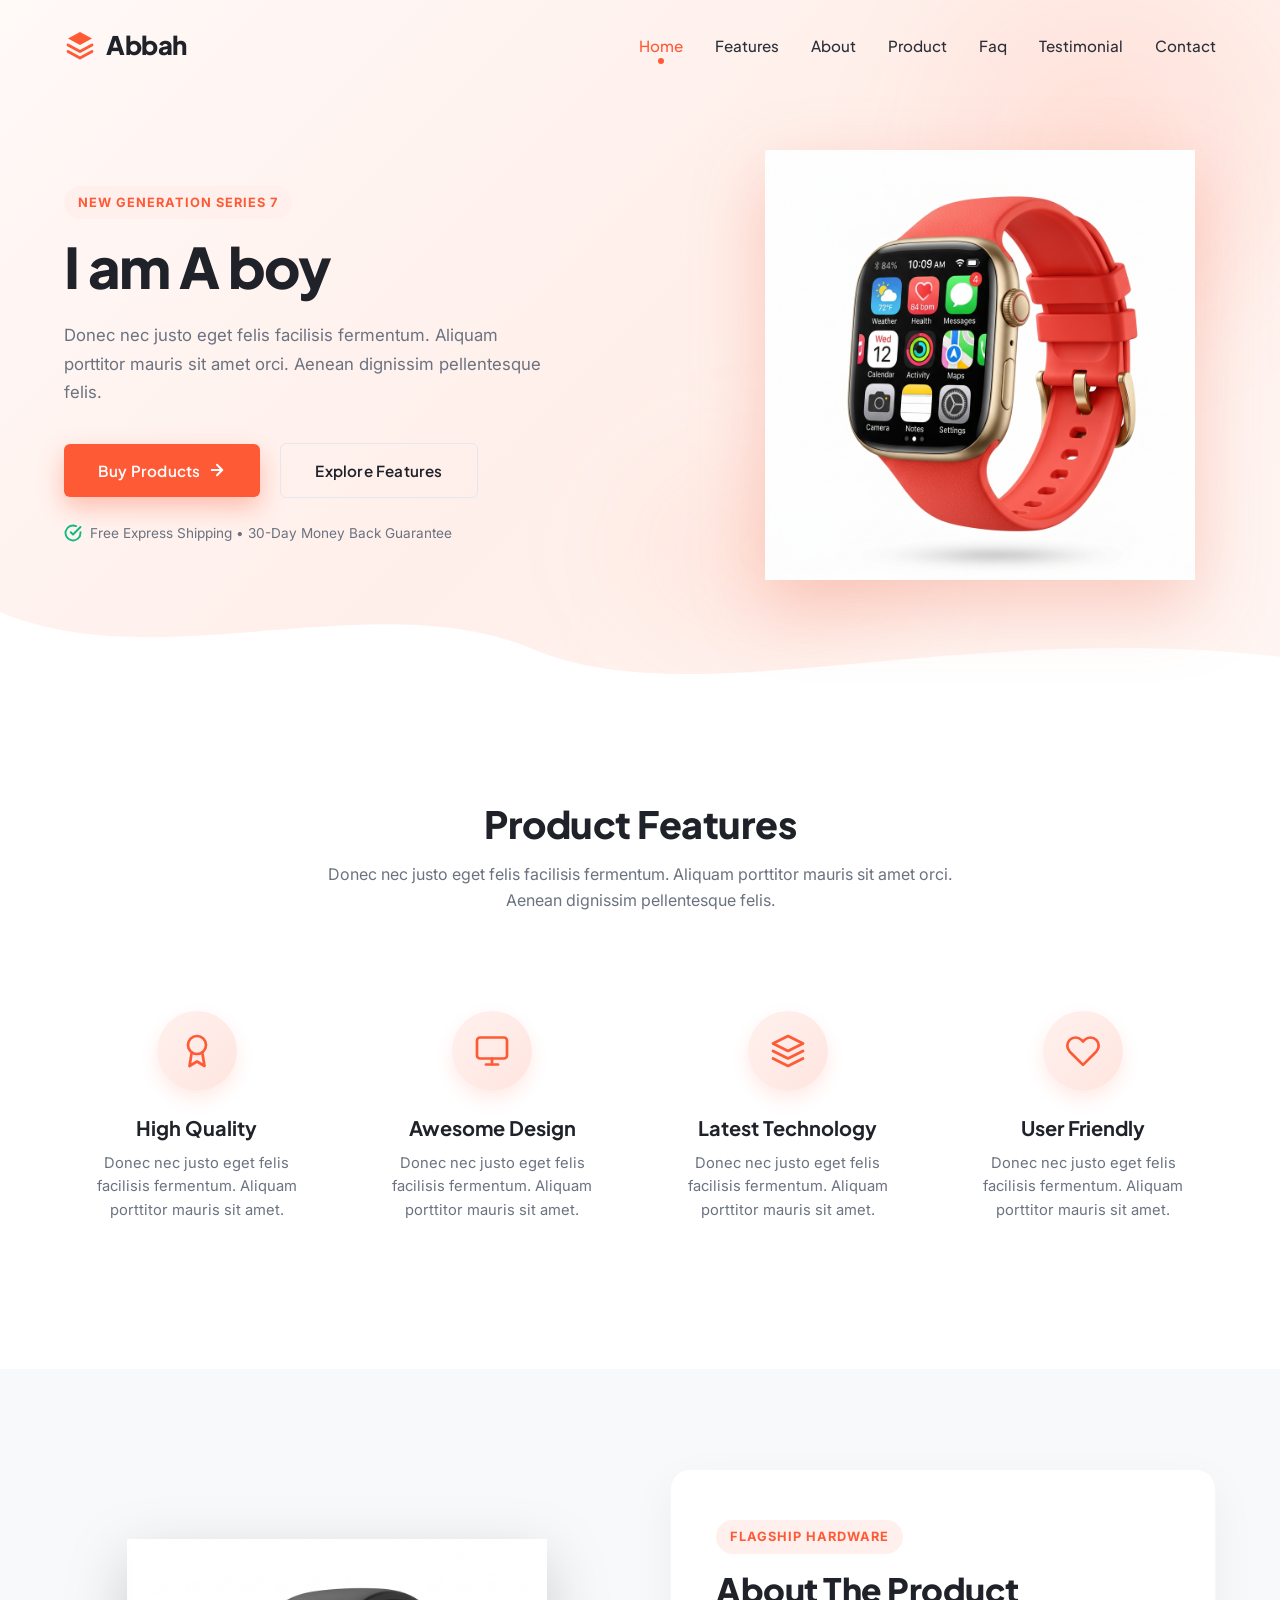
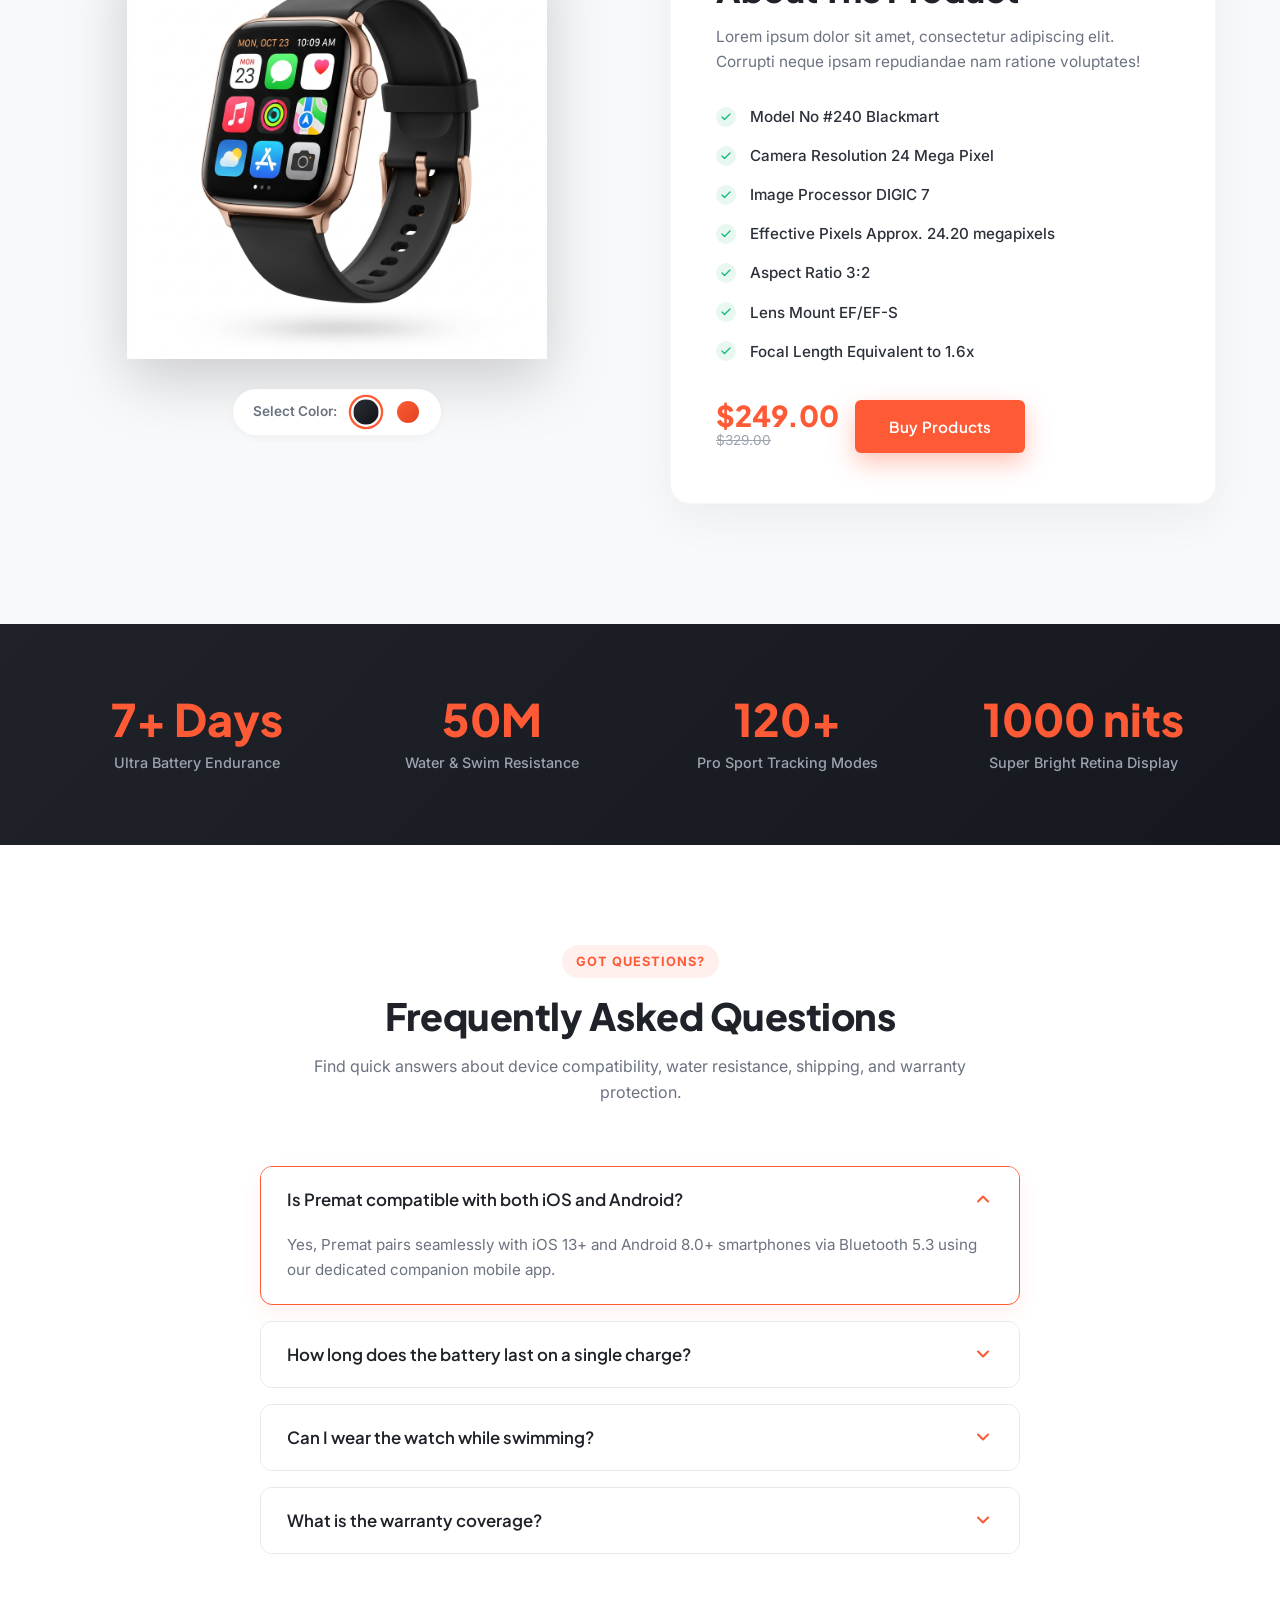
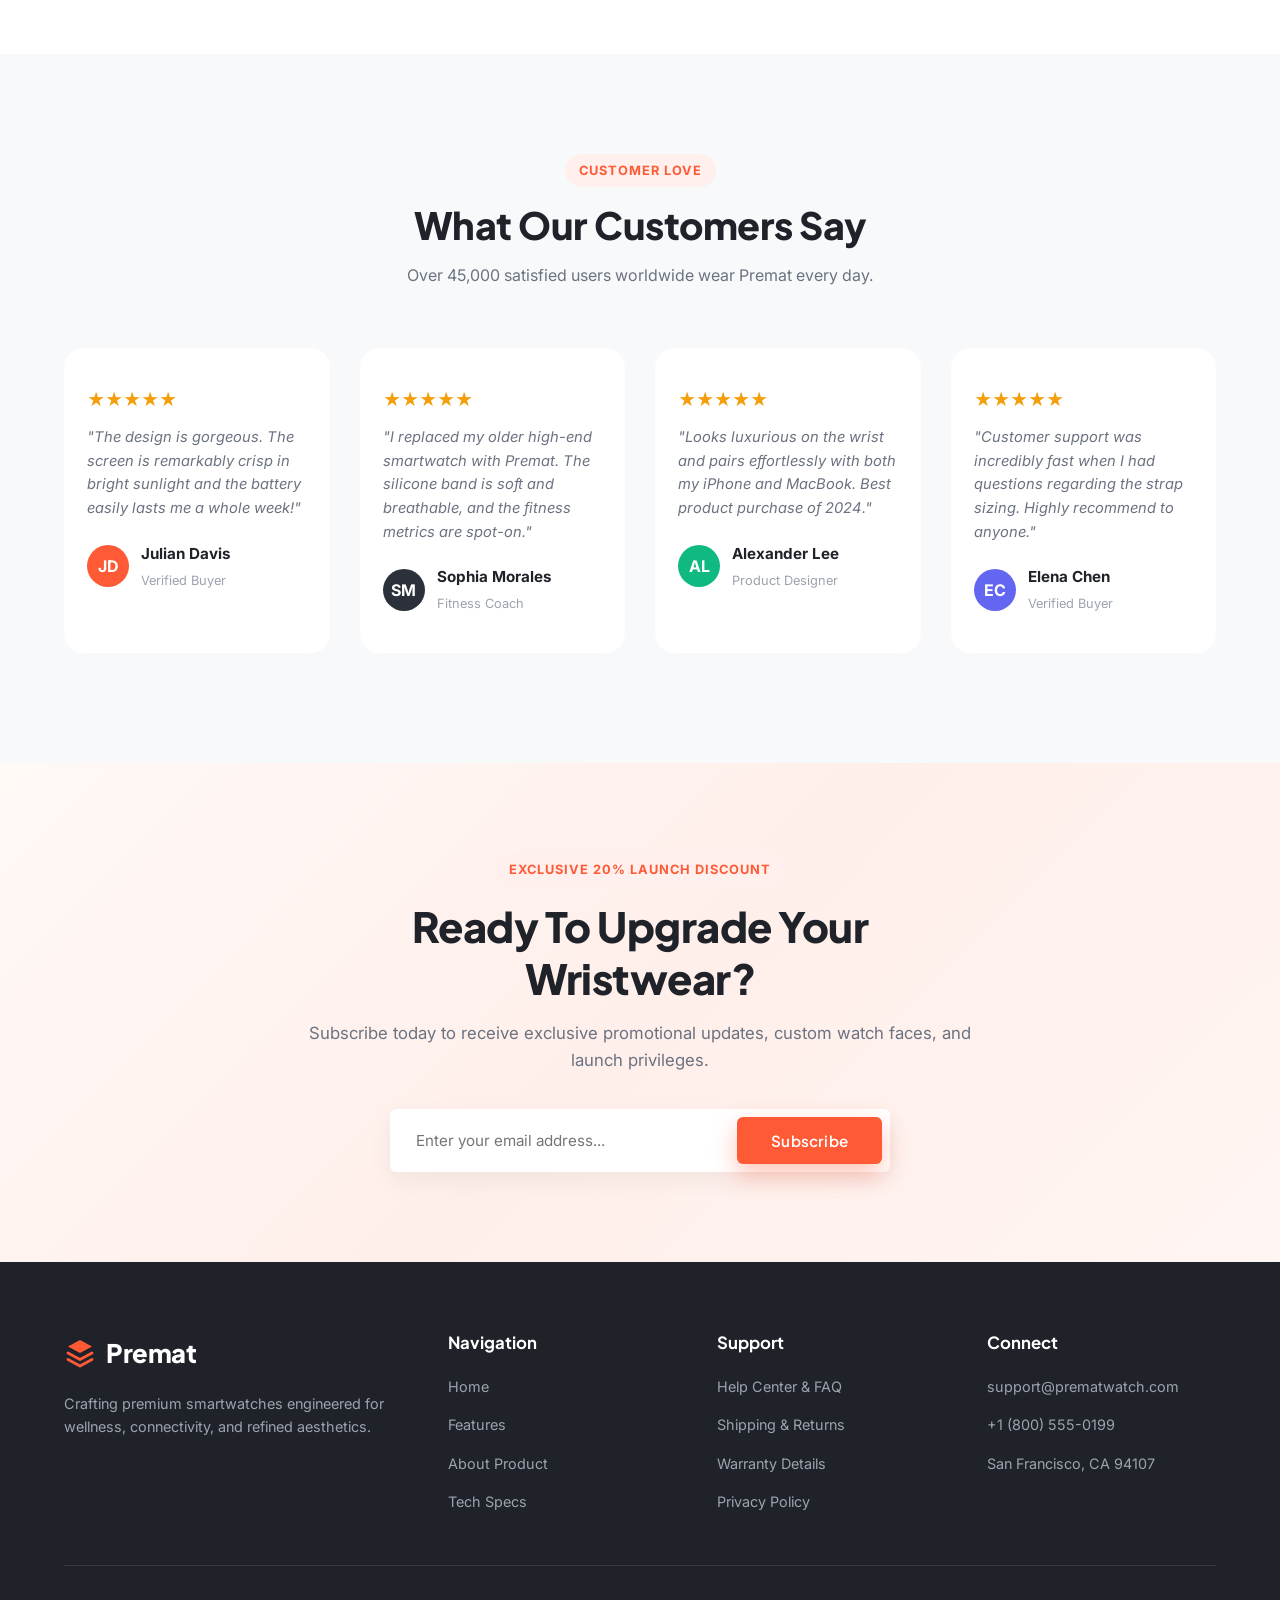
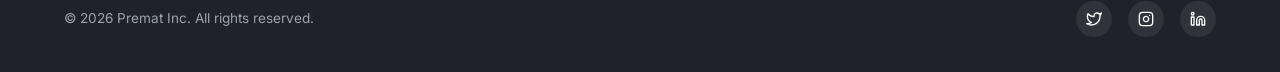
<file: index.html>
<!DOCTYPE html>
<html lang="en">

<head>
  <meta charset="UTF-8">
  <meta name="viewport" content="width=device-width, initial-scale=1.0">
  <meta name="description"
    content="Premat - Smart Digital Watch For Luxurious Life. High quality modern smartwatch with cutting-edge sensors, stunning design, and extended battery life.">
  <meta name="keywords" content="smartwatch, digital watch, luxury watch, wearable tech, Premat, fitness tracker">
  <meta name="theme-color" content="#FF5A36">
  <title>Premat — Smart Digital Watch For Luxurious Life</title>

  <!-- External Stylesheets -->
  <link rel="stylesheet" href="./css/style.css">
  <link rel="icon" type="image/svg+xml"
    href="data:image/svg+xml,<svg xmlns='http://www.w3.org/2000/svg' viewBox='0 0 24 24' fill='%23FF5A36'><path d='M12 2L2 7l10 5 10-5-10-5zM2 17l10 5 10-5M2 12l10 5 10-5'/></svg>">
</head>

<body>

  <!-- ========================================================================
       Site Header / Navigation
       ======================================================================== -->
  <header class="site-header" id="siteHeader">
    <div class="container header-container">
      <!-- Brand Logo -->
      <a href="#home" class="logo" id="brandLogo" aria-label="Premat Homepage">
        <svg class="logo-icon" viewBox="0 0 32 32" fill="none" xmlns="http://www.w3.org/2000/svg">
          <path d="M16 3L4 9.5L16 16L28 9.5L16 3Z" fill="currentColor" />
          <path d="M4 16L16 22.5L28 16" stroke="currentColor" stroke-width="2.8" stroke-linecap="round"
            stroke-linejoin="round" />
          <path d="M4 22.5L16 29L28 22.5" stroke="currentColor" stroke-width="2.8" stroke-linecap="round"
            stroke-linejoin="round" />
        </svg>
        <span>Abbah</span>
      </a>

      <!-- Desktop & Mobile Navigation Links -->
      <nav class="nav-links" id="navLinks" aria-label="Main Navigation">
        <a href="#home" class="nav-link active" id="navHome">Home</a>
        <a href="#features" class="nav-link" id="navFeatures">Features</a>
        <a href="#about" class="nav-link" id="navAbout">About</a>
        <a href="#product" class="nav-link" id="navProduct">Product</a>
        <a href="#faq" class="nav-link" id="navFaq">Faq</a>
        <a href="#testimonial" class="nav-link" id="navTestimonial">Testimonial</a>
        <a href="#contact" class="nav-link" id="navContact">Contact</a>
      </nav>

      <!-- Mobile Hamburger Toggle -->
      <button class="nav-toggle" id="navToggle" aria-label="Toggle mobile menu" aria-expanded="false">
        <span></span>
        <span></span>
        <span></span>
      </button>
    </div>
  </header>

  <main>
    <!-- ========================================================================
         Hero Section
         ======================================================================== -->
    <section class="hero-section" id="home">
      <!-- Ambient background visual glows -->
      <div class="hero-ambient-shape-1" aria-hidden="true"></div>
      <div class="hero-ambient-shape-2" aria-hidden="true"></div>

      <div class="container hero-grid">
        <!-- Hero Text & CTA Content -->
        <div class="hero-content">
          <span class="badge-tag">New Generation Series 7</span>
          <h1 class="hero-title">I am A boy</h1>
          <p class="hero-description">
            Donec nec justo eget felis facilisis fermentum. Aliquam porttitor mauris sit amet orci. Aenean dignissim
            pellentesque felis.
          </p>
          <div class="hero-actions">
            <a href="#about" class="btn btn-primary action-buy" id="heroBuyBtn">
              <span>Buy Products</span>
              <svg width="18" height="18" viewBox="0 0 24 24" fill="none" stroke="currentColor" stroke-width="2.5"
                stroke-linecap="round" stroke-linejoin="round">
                <line x1="5" y1="12" x2="19" y2="12"></line>
                <polyline points="12 5 19 12 12 19"></polyline>
              </svg>
            </a>
            <a href="#features" class="btn btn-secondary" id="heroLearnMoreBtn">Explore Features</a>
          </div>

          <div class="hero-guarantee">
            <svg viewBox="0 0 24 24" fill="none" stroke="currentColor" stroke-width="2.5" stroke-linecap="round"
              stroke-linejoin="round">
              <path d="M22 11.08V12a10 10 0 1 1-5.93-9.14"></path>
              <polyline points="22 4 12 14.01 9 11.01"></polyline>
            </svg>
            <span>Free Express Shipping • 30-Day Money Back Guarantee</span>
          </div>
        </div>

        <!-- Hero Watch Visual Showcase -->
        <div class="hero-visual">
          <div class="hero-watch-wrapper">
            <div class="hero-watch-glow" aria-hidden="true"></div>
            <img src="./assets/images/hero-watch-coral.jpg" alt="Premat Smart Digital Watch in Sunset Coral Edition"
              class="hero-watch-img" id="heroWatchImg" loading="eager">
          </div>
        </div>
      </div>

      <!-- Organic Wave Divider -->
      <div class="hero-wave-bg" aria-hidden="true">
        <svg viewBox="0 0 1200 120" preserveAspectRatio="none">
          <path d="M0,0 C150,90 350,-40 500,50 C650,140 900,10 1200,60 L1200,120 L0,120 Z"></path>
        </svg>
      </div>
    </section>

    <!-- ========================================================================
         Product Features Section
         ======================================================================== -->
    <section class="features-section" id="features">
      <div class="container">
        <!-- Centered Section Header -->
        <div class="section-header">
          <h2 class="section-title">Product Features</h2>
          <p class="section-subtitle">
            Donec nec justo eget felis facilisis fermentum. Aliquam porttitor mauris sit amet orci. Aenean dignissim
            pellentesque felis.
          </p>
        </div>

        <!-- 4-Column Feature Grid -->
        <div class="features-grid">
          <!-- Feature 1: High Quality -->
          <div class="feature-card" id="featureQuality">
            <div class="feature-icon-wrapper">
              <svg class="feature-icon" viewBox="0 0 24 24" fill="none" stroke="currentColor" stroke-linecap="round"
                stroke-linejoin="round">
                <circle cx="12" cy="8" r="6"></circle>
                <path d="M15.477 12.89 17 22l-5-3-5 3 1.523-9.11"></path>
              </svg>
            </div>
            <h3 class="feature-title">High Quality</h3>
            <p class="feature-desc">
              Donec nec justo eget felis facilisis fermentum. Aliquam porttitor mauris sit amet.
            </p>
          </div>

          <!-- Feature 2: Awesome Design -->
          <div class="feature-card" id="featureDesign">
            <div class="feature-icon-wrapper">
              <svg class="feature-icon" viewBox="0 0 24 24" fill="none" stroke="currentColor" stroke-linecap="round"
                stroke-linejoin="round">
                <rect x="2" y="3" width="20" height="14" rx="2" ry="2"></rect>
                <line x1="8" y1="21" x2="16" y2="21"></line>
                <line x1="12" y1="17" x2="12" y2="21"></line>
              </svg>
            </div>
            <h3 class="feature-title">Awesome Design</h3>
            <p class="feature-desc">
              Donec nec justo eget felis facilisis fermentum. Aliquam porttitor mauris sit amet.
            </p>
          </div>

          <!-- Feature 3: Latest Technology -->
          <div class="feature-card" id="featureTech">
            <div class="feature-icon-wrapper">
              <svg class="feature-icon" viewBox="0 0 24 24" fill="none" stroke="currentColor" stroke-linecap="round"
                stroke-linejoin="round">
                <polygon points="12 2 2 7 12 12 22 7 12 2"></polygon>
                <polyline points="2 17 12 22 22 17"></polyline>
                <polyline points="2 12 12 17 22 12"></polyline>
              </svg>
            </div>
            <h3 class="feature-title">Latest Technology</h3>
            <p class="feature-desc">
              Donec nec justo eget felis facilisis fermentum. Aliquam porttitor mauris sit amet.
            </p>
          </div>

          <!-- Feature 4: User Friendly -->
          <div class="feature-card" id="featureUserFriendly">
            <div class="feature-icon-wrapper">
              <svg class="feature-icon" viewBox="0 0 24 24" fill="none" stroke="currentColor" stroke-linecap="round"
                stroke-linejoin="round">
                <path
                  d="M20.84 4.61a5.5 5.5 0 0 0-7.78 0L12 5.67l-1.06-1.06a5.5 5.5 0 0 0-7.78 7.78l1.06 1.06L12 21.23l7.78-7.78 1.06-1.06a5.5 5.5 0 0 0 0-7.78z">
                </path>
              </svg>
            </div>
            <h3 class="feature-title">User Friendly</h3>
            <p class="feature-desc">
              Donec nec justo eget felis facilisis fermentum. Aliquam porttitor mauris sit amet.
            </p>
          </div>
        </div>
      </div>
    </section>

    <!-- ========================================================================
         About The Product Section (Specs & Detailed View)
         ======================================================================== -->
    <section class="about-section" id="about">
      <div class="container about-grid">
        <!-- Left Column: Product Showcase with Variant Picker -->
        <div class="about-visual">
          <div class="about-watch-wrapper">
            <div class="about-watch-glow" aria-hidden="true"></div>
            <img src="./assets/images/product-watch-black.jpg" alt="Premat Smartwatch Midnight Black Edition"
              class="about-watch-img" id="aboutWatchImg" loading="lazy">
          </div>

          <!-- Color Swatch Selector -->
          <div class="watch-variant-picker" aria-label="Select Watch Colorway">
            <span class="picker-label">Select Color:</span>
            <button class="color-option color-black active" data-color="black" title="Midnight Black"
              aria-label="Select Midnight Black"></button>
            <button class="color-option color-coral" data-color="coral" title="Sunset Coral"
              aria-label="Select Sunset Coral"></button>
          </div>
        </div>

        <!-- Right Column: Elevated Specification Card -->
        <div class="about-card" id="aboutCard">
          <span class="badge-tag">Flagship Hardware</span>
          <h2 class="about-card-title">About The Product</h2>
          <p class="about-card-desc">
            Lorem ipsum dolor sit amet, consectetur adipiscing elit. Corrupti neque ipsam repudiandae nam ratione
            voluptates!
          </p>

          <!-- Specifications Checklist -->
          <div class="spec-list">
            <div class="spec-item">
              <span class="spec-icon">
                <svg viewBox="0 0 24 24" fill="none" stroke="currentColor" stroke-linecap="round"
                  stroke-linejoin="round">
                  <polyline points="20 6 9 17 4 12"></polyline>
                </svg>
              </span>
              <span id="modelSpecLabel">Model No #240 Blackmart</span>
            </div>

            <div class="spec-item">
              <span class="spec-icon">
                <svg viewBox="0 0 24 24" fill="none" stroke="currentColor" stroke-linecap="round"
                  stroke-linejoin="round">
                  <polyline points="20 6 9 17 4 12"></polyline>
                </svg>
              </span>
              <span>Camera Resolution 24 Mega Pixel</span>
            </div>

            <div class="spec-item">
              <span class="spec-icon">
                <svg viewBox="0 0 24 24" fill="none" stroke="currentColor" stroke-linecap="round"
                  stroke-linejoin="round">
                  <polyline points="20 6 9 17 4 12"></polyline>
                </svg>
              </span>
              <span>Image Processor DIGIC 7</span>
            </div>

            <div class="spec-item">
              <span class="spec-icon">
                <svg viewBox="0 0 24 24" fill="none" stroke="currentColor" stroke-linecap="round"
                  stroke-linejoin="round">
                  <polyline points="20 6 9 17 4 12"></polyline>
                </svg>
              </span>
              <span>Effective Pixels Approx. 24.20 megapixels</span>
            </div>

            <div class="spec-item">
              <span class="spec-icon">
                <svg viewBox="0 0 24 24" fill="none" stroke="currentColor" stroke-linecap="round"
                  stroke-linejoin="round">
                  <polyline points="20 6 9 17 4 12"></polyline>
                </svg>
              </span>
              <span>Aspect Ratio 3:2</span>
            </div>

            <div class="spec-item">
              <span class="spec-icon">
                <svg viewBox="0 0 24 24" fill="none" stroke="currentColor" stroke-linecap="round"
                  stroke-linejoin="round">
                  <polyline points="20 6 9 17 4 12"></polyline>
                </svg>
              </span>
              <span>Lens Mount EF/EF-S</span>
            </div>

            <div class="spec-item">
              <span class="spec-icon">
                <svg viewBox="0 0 24 24" fill="none" stroke="currentColor" stroke-linecap="round"
                  stroke-linejoin="round">
                  <polyline points="20 6 9 17 4 12"></polyline>
                </svg>
              </span>
              <span>Focal Length Equivalent to 1.6x</span>
            </div>
          </div>

          <!-- Pricing & Buy Action -->
          <div class="about-card-actions">
            <div class="price-tag">
              <span class="price-curr">$249.00</span>
              <span class="price-was">$329.00</span>
            </div>
            <a href="#contact" class="btn btn-primary action-buy" id="cardBuyBtn">Buy Products</a>
          </div>
        </div>
      </div>
    </section>

    <!-- ========================================================================
         Tech Performance Stats Banner
         ======================================================================== -->
    <section class="tech-banner" id="product">
      <div class="container">
        <div class="tech-grid">
          <div class="tech-stat-item">
            <div class="tech-stat-num">7+ Days</div>
            <div class="tech-stat-label">Ultra Battery Endurance</div>
          </div>
          <div class="tech-stat-item">
            <div class="tech-stat-num">50M</div>
            <div class="tech-stat-label">Water & Swim Resistance</div>
          </div>
          <div class="tech-stat-item">
            <div class="tech-stat-num">120+</div>
            <div class="tech-stat-label">Pro Sport Tracking Modes</div>
          </div>
          <div class="tech-stat-item">
            <div class="tech-stat-num">1000 nits</div>
            <div class="tech-stat-label">Super Bright Retina Display</div>
          </div>
        </div>
      </div>
    </section>

    <!-- ========================================================================
         FAQ Section
         ======================================================================== -->
    <section class="faq-section" id="faq">
      <div class="container">
        <div class="section-header">
          <span class="badge-tag">Got Questions?</span>
          <h2 class="section-title">Frequently Asked Questions</h2>
          <p class="section-subtitle">
            Find quick answers about device compatibility, water resistance, shipping, and warranty protection.
          </p>
        </div>

        <div class="faq-accordion">
          <!-- FAQ 1 -->
          <div class="faq-item active">
            <button class="faq-question">
              <span>Is Premat compatible with both iOS and Android?</span>
              <svg class="faq-toggle-icon" viewBox="0 0 24 24" fill="none" stroke="currentColor" stroke-width="2.5"
                stroke-linecap="round" stroke-linejoin="round">
                <polyline points="6 9 12 15 18 9"></polyline>
              </svg>
            </button>
            <div class="faq-answer">
              <p>Yes, Premat pairs seamlessly with iOS 13+ and Android 8.0+ smartphones via Bluetooth 5.3 using our
                dedicated companion mobile app.</p>
            </div>
          </div>

          <!-- FAQ 2 -->
          <div class="faq-item">
            <button class="faq-question">
              <span>How long does the battery last on a single charge?</span>
              <svg class="faq-toggle-icon" viewBox="0 0 24 24" fill="none" stroke="currentColor" stroke-width="2.5"
                stroke-linecap="round" stroke-linejoin="round">
                <polyline points="6 9 12 15 18 9"></polyline>
              </svg>
            </button>
            <div class="faq-answer">
              <p>With standard continuous heart rate and notification usage, the battery delivers up to 7 full days.
                Fast wireless charging powers the battery from 0% to 80% in just 45 minutes.</p>
            </div>
          </div>

          <!-- FAQ 3 -->
          <div class="faq-item">
            <button class="faq-question">
              <span>Can I wear the watch while swimming?</span>
              <svg class="faq-toggle-icon" viewBox="0 0 24 24" fill="none" stroke="currentColor" stroke-width="2.5"
                stroke-linecap="round" stroke-linejoin="round">
                <polyline points="6 9 12 15 18 9"></polyline>
              </svg>
            </button>
            <div class="faq-answer">
              <p>Premat is 5ATM waterproof certified (rated up to 50 meters), making it completely safe for pool
                swimming, showering, and rain.</p>
            </div>
          </div>

          <!-- FAQ 4 -->
          <div class="faq-item">
            <button class="faq-question">
              <span>What is the warranty coverage?</span>
              <svg class="faq-toggle-icon" viewBox="0 0 24 24" fill="none" stroke="currentColor" stroke-width="2.5"
                stroke-linecap="round" stroke-linejoin="round">
                <polyline points="6 9 12 15 18 9"></polyline>
              </svg>
            </button>
            <div class="faq-answer">
              <p>Every Premat watch includes a 2-year international manufacturer warranty along with 30 days hassle-free
                return window.</p>
            </div>
          </div>
        </div>
      </div>
    </section>

    <!-- ========================================================================
         Testimonials / Social Proof Section
         ======================================================================== -->
    <section class="features-section" id="testimonial" style="background-color: var(--bg-section-alt);">
      <div class="container">
        <div class="section-header">
          <span class="badge-tag">Customer Love</span>
          <h2 class="section-title">What Our Customers Say</h2>
          <p class="section-subtitle">Over 45,000 satisfied users worldwide wear Premat every day.</p>
        </div>

        <div class="features-grid">
          <div class="feature-card" style="text-align: left; background: var(--color-white);">
            <div style="color: #F59E0B; margin-bottom: 12px; font-size: 1.1rem;">★★★★★</div>
            <p class="feature-desc" style="font-style: italic; margin-bottom: 20px;">
              "The design is gorgeous. The screen is remarkably crisp in bright sunlight and the battery easily lasts me
              a whole week!"
            </p>
            <div style="display: flex; align-items: center; gap: 12px;">
              <div
                style="width: 42px; height: 42px; border-radius: 50%; background: #FF5A36; color: #fff; display: flex; align-items: center; justify-content: center; font-weight: 700;">
                JD</div>
              <div>
                <strong style="color: var(--color-dark); font-size: 0.95rem; display: block;">Julian Davis</strong>
                <span style="font-size: 0.8rem; color: var(--color-gray-400);">Verified Buyer</span>
              </div>
            </div>
          </div>

          <div class="feature-card" style="text-align: left; background: var(--color-white);">
            <div style="color: #F59E0B; margin-bottom: 12px; font-size: 1.1rem;">★★★★★</div>
            <p class="feature-desc" style="font-style: italic; margin-bottom: 20px;">
              "I replaced my older high-end smartwatch with Premat. The silicone band is soft and breathable, and the
              fitness metrics are spot-on."
            </p>
            <div style="display: flex; align-items: center; gap: 12px;">
              <div
                style="width: 42px; height: 42px; border-radius: 50%; background: #2B303A; color: #fff; display: flex; align-items: center; justify-content: center; font-weight: 700;">
                SM</div>
              <div>
                <strong style="color: var(--color-dark); font-size: 0.95rem; display: block;">Sophia Morales</strong>
                <span style="font-size: 0.8rem; color: var(--color-gray-400);">Fitness Coach</span>
              </div>
            </div>
          </div>

          <div class="feature-card" style="text-align: left; background: var(--color-white);">
            <div style="color: #F59E0B; margin-bottom: 12px; font-size: 1.1rem;">★★★★★</div>
            <p class="feature-desc" style="font-style: italic; margin-bottom: 20px;">
              "Looks luxurious on the wrist and pairs effortlessly with both my iPhone and MacBook. Best product
              purchase of 2024."
            </p>
            <div style="display: flex; align-items: center; gap: 12px;">
              <div
                style="width: 42px; height: 42px; border-radius: 50%; background: #10B981; color: #fff; display: flex; align-items: center; justify-content: center; font-weight: 700;">
                AL</div>
              <div>
                <strong style="color: var(--color-dark); font-size: 0.95rem; display: block;">Alexander Lee</strong>
                <span style="font-size: 0.8rem; color: var(--color-gray-400);">Product Designer</span>
              </div>
            </div>
          </div>

          <div class="feature-card" style="text-align: left; background: var(--color-white);">
            <div style="color: #F59E0B; margin-bottom: 12px; font-size: 1.1rem;">★★★★★</div>
            <p class="feature-desc" style="font-style: italic; margin-bottom: 20px;">
              "Customer support was incredibly fast when I had questions regarding the strap sizing. Highly recommend to
              anyone."
            </p>
            <div style="display: flex; align-items: center; gap: 12px;">
              <div
                style="width: 42px; height: 42px; border-radius: 50%; background: #6366F1; color: #fff; display: flex; align-items: center; justify-content: center; font-weight: 700;">
                EC</div>
              <div>
                <strong style="color: var(--color-dark); font-size: 0.95rem; display: block;">Elena Chen</strong>
                <span style="font-size: 0.8rem; color: var(--color-gray-400);">Verified Buyer</span>
              </div>
            </div>
          </div>
        </div>
      </div>
    </section>

    <!-- ========================================================================
         CTA / Newsletter Section
         ======================================================================== -->
    <section class="cta-section">
      <div class="container">
        <div class="cta-box">
          <span class="badge-tag">Exclusive 20% Launch Discount</span>
          <h2 class="cta-title">Ready To Upgrade Your Wristwear?</h2>
          <p class="cta-desc">
            Subscribe today to receive exclusive promotional updates, custom watch faces, and launch privileges.
          </p>
          <form class="newsletter-form" id="newsletterForm">
            <input type="email" class="newsletter-input" placeholder="Enter your email address..." required
              aria-label="Email address">
            <button type="submit" class="btn btn-primary" id="subscribeBtn">Subscribe</button>
          </form>
        </div>
      </div>
    </section>
  </main>

  <!-- ========================================================================
       Site Footer
       ======================================================================== -->
  <footer class="site-footer" id="contact">
    <div class="container">
      <div class="footer-top">
        <div class="footer-brand">
          <a href="#home" class="logo" style="color: #fff;">
            <svg class="logo-icon" viewBox="0 0 32 32" fill="none" xmlns="http://www.w3.org/2000/svg">
              <path d="M16 3L4 9.5L16 16L28 9.5L16 3Z" fill="currentColor" />
              <path d="M4 16L16 22.5L28 16" stroke="currentColor" stroke-width="2.8" stroke-linecap="round"
                stroke-linejoin="round" />
              <path d="M4 22.5L16 29L28 22.5" stroke="currentColor" stroke-width="2.8" stroke-linecap="round"
                stroke-linejoin="round" />
            </svg>
            <span>Premat</span>
          </a>
          <p class="footer-desc">
            Crafting premium smartwatches engineered for wellness, connectivity, and refined aesthetics.
          </p>
        </div>

        <div class="footer-col">
          <h4 class="footer-col-title">Navigation</h4>
          <ul class="footer-links">
            <li><a href="#home" class="footer-link">Home</a></li>
            <li><a href="#features" class="footer-link">Features</a></li>
            <li><a href="#about" class="footer-link">About Product</a></li>
            <li><a href="#product" class="footer-link">Tech Specs</a></li>
          </ul>
        </div>

        <div class="footer-col">
          <h4 class="footer-col-title">Support</h4>
          <ul class="footer-links">
            <li><a href="#faq" class="footer-link">Help Center & FAQ</a></li>
            <li><a href="#contact" class="footer-link">Shipping & Returns</a></li>
            <li><a href="#contact" class="footer-link">Warranty Details</a></li>
            <li><a href="#contact" class="footer-link">Privacy Policy</a></li>
          </ul>
        </div>

        <div class="footer-col">
          <h4 class="footer-col-title">Connect</h4>
          <ul class="footer-links">
            <li><a href="mailto:support@prematwatch.com" class="footer-link">support@prematwatch.com</a></li>
            <li><a href="tel:+18005550199" class="footer-link">+1 (800) 555-0199</a></li>
            <li><span class="footer-link">San Francisco, CA 94107</span></li>
          </ul>
        </div>
      </div>

      <div class="footer-bottom">
        <p>&copy; 2026 Premat Inc. All rights reserved.</p>
        <div class="social-links">
          <a href="#" class="social-link" aria-label="Twitter">
            <svg viewBox="0 0 24 24" fill="none" stroke="currentColor" stroke-width="2" stroke-linecap="round"
              stroke-linejoin="round">
              <path
                d="M23 3a10.9 10.9 0 0 1-3.14 1.53 4.48 4.48 0 0 0-7.86 3v1A10.66 10.66 0 0 1 3 4s-4 9 5 13a11.64 11.64 0 0 1-7 2c9 5 20 0 20-11.5a4.5 4.5 0 0 0-.08-.83A7.72 7.72 0 0 0 23 3z">
              </path>
            </svg>
          </a>
          <a href="#" class="social-link" aria-label="Instagram">
            <svg viewBox="0 0 24 24" fill="none" stroke="currentColor" stroke-width="2" stroke-linecap="round"
              stroke-linejoin="round">
              <rect x="2" y="2" width="20" height="20" rx="5" ry="5"></rect>
              <path d="M16 11.37A4 4 0 1 1 12.63 8 4 4 0 0 1 16 11.37z"></path>
              <line x1="17.5" y1="6.5" x2="17.51" y2="6.5"></line>
            </svg>
          </a>
          <a href="#" class="social-link" aria-label="LinkedIn">
            <svg viewBox="0 0 24 24" fill="none" stroke="currentColor" stroke-width="2" stroke-linecap="round"
              stroke-linejoin="round">
              <path d="M16 8a6 6 0 0 1 6 6v7h-4v-7a2 2 0 0 0-2-2 2 2 0 0 0-2 2v7h-4v-7a6 6 0 0 1 6-6z"></path>
              <rect x="2" y="9" width="4" height="12"></rect>
              <circle cx="4" cy="4" r="2"></circle>
            </svg>
          </a>
        </div>
      </div>
    </div>
  </footer>

  <!-- Toast Notification Modal for Interactive Feedback -->
  <div class="toast-notice" id="toastNotice" role="alert" aria-live="polite">
    <svg viewBox="0 0 24 24" fill="none" stroke="currentColor" stroke-width="2.5" stroke-linecap="round"
      stroke-linejoin="round">
      <path d="M22 11.08V12a10 10 0 1 1-5.93-9.14"></path>
      <polyline points="22 4 12 14.01 9 11.01"></polyline>
    </svg>
    <span id="toastText">Action completed successfully</span>
  </div>

  <!-- Scripts -->
  <script src="./js/main.js"></script>
</body>

</html>
</file>
<file: css/style.css>
/* ==========================================================================
   PREMAT SMARTWATCH - MODERN LUXURY LANDING PAGE DESIGN SYSTEM
   ========================================================================== */

/* --------------------------------------------------------------------------
   Google Fonts Import
   -------------------------------------------------------------------------- */
@import url('https://fonts.googleapis.com/css2?family=Plus+Jakarta+Sans:ital,wght@0,300;0,400;0,500;0,600;0,700;0,800;1,400&family=Inter:wght@300;400;500;600&display=swap');

/* --------------------------------------------------------------------------
   CSS Custom Properties (Theme Tokens)
   -------------------------------------------------------------------------- */
:root {
  /* Brand Colors */
  --color-primary: #FF5A36;
  --color-primary-hover: #E04320;
  --color-primary-light: #FFF0ED;
  --color-primary-tint: rgba(255, 90, 54, 0.08);
  --color-secondary: #2C3E50;
  
  /* Neutral & Dark Colors */
  --color-dark: #1F2229;
  --color-dark-soft: #2B303A;
  --color-gray-800: #3E4450;
  --color-gray-600: #6B7280;
  --color-gray-400: #9CA3AF;
  --color-gray-200: #E5E7EB;
  --color-gray-100: #F3F4F6;
  --color-gray-50: #F9FAFB;
  --color-white: #FFFFFF;

  /* Hero Gradient & Wave Tokens */
  --bg-hero-warm: #FFF6F3;
  --bg-hero-gradient: linear-gradient(135deg, #FFF9F7 0%, #FFEFEA 50%, #FFF5F2 100%);
  --bg-section-alt: #F8F9FB;

  /* Typography */
  --font-heading: 'Plus Jakarta Sans', -apple-system, BlinkMacSystemFont, 'Segoe UI', Roboto, sans-serif;
  --font-body: 'Inter', -apple-system, BlinkMacSystemFont, 'Segoe UI', Roboto, sans-serif;

  /* Elevation & Shadows */
  --shadow-sm: 0 2px 8px rgba(0, 0, 0, 0.04);
  --shadow-md: 0 8px 24px rgba(31, 34, 41, 0.06);
  --shadow-lg: 0 16px 40px rgba(31, 34, 41, 0.08);
  --shadow-xl: 0 24px 60px rgba(31, 34, 41, 0.12);
  --shadow-primary: 0 10px 25px rgba(255, 90, 54, 0.35);

  /* Borders & Radius */
  --radius-sm: 6px;
  --radius-md: 12px;
  --radius-lg: 20px;
  --radius-xl: 30px;
  --radius-full: 9999px;

  /* Transitions */
  --transition-fast: 0.2s cubic-bezier(0.16, 1, 0.3, 1);
  --transition-normal: 0.3s cubic-bezier(0.16, 1, 0.3, 1);
  --transition-slow: 0.6s cubic-bezier(0.16, 1, 0.3, 1);

  /* Container */
  --container-max: 1200px;
}

/* --------------------------------------------------------------------------
   Reset & Base Styles
   -------------------------------------------------------------------------- */
*, *::before, *::after {
  box-sizing: border-box;
  margin: 0;
  padding: 0;
}

html {
  scroll-behavior: smooth;
  font-size: 16px;
  -webkit-text-size-adjust: 100%;
}

body {
  font-family: var(--font-body);
  color: var(--color-gray-600);
  background-color: var(--color-white);
  line-height: 1.65;
  overflow-x: hidden;
  -webkit-font-smoothing: antialiased;
  -moz-osx-font-smoothing: grayscale;
}

h1, h2, h3, h4, h5, h6 {
  font-family: var(--font-heading);
  color: var(--color-dark);
  line-height: 1.25;
  font-weight: 700;
}

a {
  text-decoration: none;
  color: inherit;
  transition: color var(--transition-fast);
}

img {
  max-width: 100%;
  height: auto;
  display: block;
}

ul {
  list-style: none;
}

button {
  cursor: pointer;
  border: none;
  background: none;
  font-family: inherit;
}

.container {
  width: 100%;
  max-width: var(--container-max);
  margin-left: auto;
  margin-right: auto;
  padding-left: 24px;
  padding-right: 24px;
}

/* --------------------------------------------------------------------------
   Button & Component Utilities
   -------------------------------------------------------------------------- */
.btn {
  display: inline-flex;
  align-items: center;
  justify-content: center;
  padding: 14px 34px;
  font-family: var(--font-heading);
  font-weight: 600;
  font-size: 0.95rem;
  letter-spacing: 0.2px;
  border-radius: var(--radius-sm);
  transition: all var(--transition-normal);
  text-align: center;
  gap: 8px;
}

.btn-primary {
  background-color: var(--color-primary);
  color: var(--color-white);
  box-shadow: var(--shadow-primary);
}

.btn-primary:hover {
  background-color: var(--color-primary-hover);
  transform: translateY(-2px);
  box-shadow: 0 14px 30px rgba(255, 90, 54, 0.45);
}

.btn-secondary {
  background-color: transparent;
  color: var(--color-dark);
  border: 1.5px solid var(--color-gray-200);
}

.btn-secondary:hover {
  border-color: var(--color-primary);
  color: var(--color-primary);
  background-color: var(--color-primary-light);
}

.btn-sm {
  padding: 10px 22px;
  font-size: 0.875rem;
}

.badge-tag {
  display: inline-block;
  padding: 6px 14px;
  background: var(--color-primary-light);
  color: var(--color-primary);
  font-size: 0.8rem;
  font-weight: 700;
  text-transform: uppercase;
  letter-spacing: 1px;
  border-radius: var(--radius-full);
  margin-bottom: 14px;
}

/* --------------------------------------------------------------------------
   Header & Navigation
   -------------------------------------------------------------------------- */
.site-header {
  position: absolute;
  top: 0;
  left: 0;
  width: 100%;
  z-index: 1000;
  padding: 24px 0;
  transition: all var(--transition-normal);
}

.site-header.scrolled {
  position: fixed;
  top: 0;
  background: rgba(255, 255, 255, 0.95);
  backdrop-filter: blur(12px);
  -webkit-backdrop-filter: blur(12px);
  box-shadow: 0 4px 20px rgba(0, 0, 0, 0.05);
  padding: 14px 0;
}

.header-container {
  display: flex;
  align-items: center;
  justify-content: space-between;
}

.logo {
  display: flex;
  align-items: center;
  gap: 10px;
  font-family: var(--font-heading);
  font-size: 1.6rem;
  font-weight: 800;
  color: var(--color-dark);
  letter-spacing: -0.5px;
}

.logo-icon {
  width: 32px;
  height: 32px;
  color: var(--color-primary);
}

.nav-links {
  display: flex;
  align-items: center;
  gap: 32px;
}

.nav-link {
  font-family: var(--font-heading);
  font-size: 0.95rem;
  font-weight: 500;
  color: var(--color-dark-soft);
  position: relative;
  transition: color var(--transition-fast);
}

.nav-link:hover,
.nav-link.active {
  color: var(--color-primary);
}

.nav-link.active::after {
  content: '';
  position: absolute;
  bottom: -6px;
  left: 50%;
  transform: translateX(-50%);
  width: 6px;
  height: 6px;
  background: var(--color-primary);
  border-radius: 50%;
}

.nav-toggle {
  display: none;
  flex-direction: column;
  justify-content: space-between;
  width: 28px;
  height: 20px;
  cursor: pointer;
  z-index: 1001;
}

.nav-toggle span {
  width: 100%;
  height: 2.5px;
  background-color: var(--color-dark);
  border-radius: 2px;
  transition: all var(--transition-normal);
}

.nav-toggle.open span:nth-child(1) {
  transform: translateY(8.5px) rotate(45deg);
}

.nav-toggle.open span:nth-child(2) {
  opacity: 0;
}

.nav-toggle.open span:nth-child(3) {
  transform: translateY(-8.5px) rotate(-45deg);
}

/* --------------------------------------------------------------------------
   Hero Section
   -------------------------------------------------------------------------- */
.hero-section {
  position: relative;
  background: var(--bg-hero-gradient);
  padding-top: 150px;
  padding-bottom: 120px;
  overflow: hidden;
}

/* Ambient background curved waves */
.hero-wave-bg {
  position: absolute;
  bottom: -2px;
  left: 0;
  width: 100%;
  overflow: hidden;
  line-height: 0;
  pointer-events: none;
}

.hero-wave-bg svg {
  position: relative;
  display: block;
  width: calc(100% + 1.3px);
  height: 90px;
  fill: var(--color-white);
}

.hero-ambient-shape-1 {
  position: absolute;
  top: -100px;
  right: -80px;
  width: 500px;
  height: 500px;
  background: radial-gradient(circle, rgba(255, 90, 54, 0.12) 0%, rgba(255, 90, 54, 0) 70%);
  border-radius: 50%;
  filter: blur(40px);
  pointer-events: none;
}

.hero-ambient-shape-2 {
  position: absolute;
  bottom: 20px;
  left: 45%;
  width: 400px;
  height: 260px;
  background: radial-gradient(ellipse, rgba(255, 140, 100, 0.14) 0%, rgba(255, 140, 100, 0) 70%);
  filter: blur(50px);
  pointer-events: none;
}

.hero-grid {
  display: grid;
  grid-template-columns: 1.15fr 0.85fr;
  align-items: center;
  gap: 40px;
  position: relative;
  z-index: 2;
}

.hero-content {
  max-width: 560px;
}

.hero-title {
  font-size: 3.5rem;
  font-weight: 800;
  line-height: 1.18;
  color: var(--color-dark);
  margin-bottom: 22px;
  letter-spacing: -1.2px;
}

.hero-description {
  font-size: 1.05rem;
  color: var(--color-gray-600);
  line-height: 1.7;
  margin-bottom: 36px;
  max-width: 480px;
}

.hero-actions {
  display: flex;
  align-items: center;
  gap: 20px;
  flex-wrap: wrap;
}

.hero-guarantee {
  display: flex;
  align-items: center;
  gap: 8px;
  font-size: 0.85rem;
  color: var(--color-gray-600);
  margin-top: 24px;
}

.hero-guarantee svg {
  color: #10B981;
  width: 18px;
  height: 18px;
}

/* Hero Watch Showcase */
.hero-visual {
  position: relative;
  display: flex;
  align-items: center;
  justify-content: center;
}

.hero-watch-wrapper {
  position: relative;
  width: 100%;
  max-width: 460px;
  display: flex;
  align-items: center;
  justify-content: center;
}

.hero-watch-glow {
  position: absolute;
  width: 340px;
  height: 340px;
  background: radial-gradient(circle, rgba(255, 90, 54, 0.22) 0%, rgba(255, 90, 54, 0) 70%);
  border-radius: 50%;
  filter: blur(40px);
  z-index: 1;
}

.hero-watch-img {
  position: relative;
  z-index: 2;
  width: 100%;
  max-width: 430px;
  filter: drop-shadow(0 25px 35px rgba(230, 75, 40, 0.25));
  animation: floatHero 5s ease-in-out infinite;
  transition: transform var(--transition-normal);
}

.hero-watch-img:hover {
  transform: scale(1.03);
}

/* Floating animation */
@keyframes floatHero {
  0%, 100% {
    transform: translateY(0px) rotate(0deg);
  }
  50% {
    transform: translateY(-16px) rotate(1deg);
  }
}

/* --------------------------------------------------------------------------
   Section Common Header
   -------------------------------------------------------------------------- */
.section-header {
  text-align: center;
  max-width: 660px;
  margin: 0 auto 60px auto;
}

.section-title {
  font-size: 2.35rem;
  font-weight: 800;
  color: var(--color-dark);
  margin-bottom: 14px;
  letter-spacing: -0.5px;
}

.section-subtitle {
  font-size: 1rem;
  color: var(--color-gray-600);
  line-height: 1.65;
}

/* --------------------------------------------------------------------------
   Product Features Section
   -------------------------------------------------------------------------- */
.features-section {
  padding: 100px 0 110px 0;
  background-color: var(--color-white);
  position: relative;
}

.features-grid {
  display: grid;
  grid-template-columns: repeat(4, 1fr);
  gap: 30px;
}

.feature-card {
  text-align: center;
  padding: 36px 22px;
  border-radius: var(--radius-lg);
  background: var(--color-white);
  border: 1px solid transparent;
  transition: all var(--transition-normal);
  position: relative;
}

.feature-card:hover {
  transform: translateY(-8px);
  background: var(--color-white);
  border-color: rgba(255, 90, 54, 0.15);
  box-shadow: var(--shadow-lg);
}

.feature-icon-wrapper {
  width: 80px;
  height: 80px;
  margin: 0 auto 24px auto;
  border-radius: 50%;
  background: linear-gradient(135deg, #FFF1EE 0%, #FFE5DF 100%);
  display: flex;
  align-items: center;
  justify-content: center;
  color: var(--color-primary);
  transition: transform var(--transition-normal), background var(--transition-normal);
  box-shadow: 0 8px 18px rgba(255, 90, 54, 0.12);
}

.feature-card:hover .feature-icon-wrapper {
  transform: scale(1.1) rotate(5deg);
  background: linear-gradient(135deg, var(--color-primary) 0%, #FF7A5C 100%);
  color: var(--color-white);
  box-shadow: 0 12px 24px rgba(255, 90, 54, 0.35);
}

.feature-icon {
  width: 36px;
  height: 36px;
  stroke-width: 1.8;
}

.feature-title {
  font-size: 1.25rem;
  font-weight: 700;
  color: var(--color-dark);
  margin-bottom: 12px;
}

.feature-desc {
  font-size: 0.92rem;
  color: var(--color-gray-600);
  line-height: 1.6;
}

/* --------------------------------------------------------------------------
   About The Product Section
   -------------------------------------------------------------------------- */
.about-section {
  padding: 100px 0 120px 0;
  background-color: var(--bg-section-alt);
  position: relative;
  overflow: hidden;
}

.about-grid {
  display: grid;
  grid-template-columns: 1fr 1fr;
  align-items: center;
  gap: 60px;
}

.about-visual {
  position: relative;
  display: flex;
  flex-direction: column;
  align-items: center;
  justify-content: center;
}

.about-watch-wrapper {
  position: relative;
  width: 100%;
  max-width: 440px;
  display: flex;
  align-items: center;
  justify-content: center;
}

.about-watch-glow {
  position: absolute;
  width: 300px;
  height: 300px;
  background: radial-gradient(circle, rgba(0, 0, 0, 0.08) 0%, rgba(0, 0, 0, 0) 70%);
  border-radius: 50%;
  filter: blur(30px);
}

.about-watch-img {
  position: relative;
  z-index: 2;
  width: 100%;
  max-width: 420px;
  filter: drop-shadow(0 20px 30px rgba(0, 0, 0, 0.18));
  animation: floatProduct 5.5s ease-in-out infinite;
  transition: transform var(--transition-normal);
}

.about-watch-img:hover {
  transform: scale(1.03);
}

@keyframes floatProduct {
  0%, 100% {
    transform: translateY(0px) rotate(0deg);
  }
  50% {
    transform: translateY(-12px) rotate(-1deg);
  }
}

/* Color switcher selector */
.watch-variant-picker {
  display: flex;
  align-items: center;
  gap: 16px;
  margin-top: 30px;
  background: var(--color-white);
  padding: 10px 20px;
  border-radius: var(--radius-full);
  box-shadow: var(--shadow-sm);
  z-index: 3;
}

.picker-label {
  font-size: 0.85rem;
  font-weight: 600;
  color: var(--color-gray-600);
}

.color-option {
  width: 26px;
  height: 26px;
  border-radius: 50%;
  cursor: pointer;
  border: 2px solid var(--color-white);
  outline: 2px solid transparent;
  transition: all var(--transition-fast);
}

.color-option.active {
  outline-color: var(--color-primary);
  transform: scale(1.15);
}

.color-coral {
  background: linear-gradient(135deg, #FF5A36, #E04320);
}

.color-black {
  background: linear-gradient(135deg, #2A2E35, #111317);
}

/* Specifications Card */
.about-card {
  background-color: var(--color-white);
  border-radius: var(--radius-lg);
  padding: 50px 45px;
  box-shadow: 0 15px 45px rgba(0, 0, 0, 0.05);
  border: 1px solid rgba(0, 0, 0, 0.03);
  position: relative;
}

.about-card-title {
  font-size: 2.1rem;
  font-weight: 800;
  color: var(--color-dark);
  margin-bottom: 14px;
  letter-spacing: -0.5px;
}

.about-card-desc {
  font-size: 0.96rem;
  color: var(--color-gray-600);
  line-height: 1.65;
  margin-bottom: 30px;
}

.spec-list {
  display: flex;
  flex-direction: column;
  gap: 14px;
  margin-bottom: 36px;
}

.spec-item {
  display: flex;
  align-items: center;
  gap: 14px;
  font-size: 0.95rem;
  font-weight: 500;
  color: var(--color-dark-soft);
}

.spec-icon {
  width: 20px;
  height: 20px;
  border-radius: 50%;
  background-color: #E8F7F0;
  color: #10B981;
  display: flex;
  align-items: center;
  justify-content: center;
  flex-shrink: 0;
}

.spec-icon svg {
  width: 12px;
  height: 12px;
  stroke-width: 2.5;
}

.about-card-actions {
  display: flex;
  align-items: center;
  gap: 16px;
  flex-wrap: wrap;
}

.price-tag {
  display: flex;
  flex-direction: column;
}

.price-curr {
  font-family: var(--font-heading);
  font-size: 1.8rem;
  font-weight: 800;
  color: var(--color-primary);
  line-height: 1;
}

.price-was {
  font-size: 0.85rem;
  text-decoration: line-through;
  color: var(--color-gray-400);
}

/* --------------------------------------------------------------------------
   Tech Highlights Banner Section
   -------------------------------------------------------------------------- */
.tech-banner {
  background: linear-gradient(135deg, var(--color-dark) 0%, #15181E 100%);
  color: var(--color-white);
  padding: 70px 0;
  position: relative;
}

.tech-grid {
  display: grid;
  grid-template-columns: repeat(4, 1fr);
  gap: 30px;
  text-align: center;
}

.tech-stat-num {
  font-family: var(--font-heading);
  font-size: 2.8rem;
  font-weight: 800;
  color: var(--color-primary);
  line-height: 1.1;
  margin-bottom: 8px;
}

.tech-stat-label {
  font-size: 0.9rem;
  color: var(--color-gray-400);
  font-weight: 500;
}

/* --------------------------------------------------------------------------
   FAQ Section
   -------------------------------------------------------------------------- */
.faq-section {
  padding: 100px 0;
  background-color: var(--color-white);
}

.faq-accordion {
  max-width: 760px;
  margin: 0 auto;
  display: flex;
  flex-direction: column;
  gap: 16px;
}

.faq-item {
  border: 1px solid var(--color-gray-200);
  border-radius: var(--radius-md);
  overflow: hidden;
  transition: all var(--transition-fast);
}

.faq-item.active {
  border-color: var(--color-primary);
  box-shadow: 0 8px 20px rgba(255, 90, 54, 0.08);
}

.faq-question {
  width: 100%;
  text-align: left;
  padding: 22px 26px;
  display: flex;
  align-items: center;
  justify-content: space-between;
  font-family: var(--font-heading);
  font-size: 1.05rem;
  font-weight: 600;
  color: var(--color-dark);
  background: var(--color-white);
}

.faq-toggle-icon {
  width: 20px;
  height: 20px;
  color: var(--color-primary);
  transition: transform var(--transition-fast);
}

.faq-item.active .faq-toggle-icon {
  transform: rotate(180deg);
}

.faq-answer {
  max-height: 0;
  overflow: hidden;
  transition: max-height var(--transition-normal), padding var(--transition-normal);
  padding: 0 26px;
  color: var(--color-gray-600);
  font-size: 0.95rem;
  line-height: 1.65;
}

.faq-item.active .faq-answer {
  max-height: 200px;
  padding: 0 26px 22px 26px;
}

/* --------------------------------------------------------------------------
   CTA / Newsletter Section
   -------------------------------------------------------------------------- */
.cta-section {
  padding: 90px 0;
  background: var(--bg-hero-gradient);
  position: relative;
  text-align: center;
}

.cta-box {
  max-width: 680px;
  margin: 0 auto;
}

.cta-title {
  font-size: 2.6rem;
  font-weight: 800;
  color: var(--color-dark);
  margin-bottom: 16px;
  letter-spacing: -0.5px;
}

.cta-desc {
  font-size: 1.05rem;
  color: var(--color-gray-600);
  margin-bottom: 34px;
}

.newsletter-form {
  display: flex;
  max-width: 500px;
  margin: 0 auto;
  gap: 12px;
  background: var(--color-white);
  padding: 8px;
  border-radius: var(--radius-sm);
  box-shadow: var(--shadow-md);
}

.newsletter-input {
  flex: 1;
  border: none;
  outline: none;
  padding: 12px 18px;
  font-family: var(--font-body);
  font-size: 0.95rem;
}

/* --------------------------------------------------------------------------
   Footer
   -------------------------------------------------------------------------- */
.site-footer {
  background-color: var(--color-dark);
  color: var(--color-gray-400);
  padding: 70px 0 35px 0;
}

.footer-top {
  display: grid;
  grid-template-columns: 1.5fr 1fr 1fr 1fr;
  gap: 40px;
  padding-bottom: 50px;
  border-bottom: 1px solid rgba(255, 255, 255, 0.1);
}

.footer-brand .logo {
  color: var(--color-white);
  margin-bottom: 18px;
}

.footer-desc {
  font-size: 0.9rem;
  line-height: 1.6;
  max-width: 320px;
}

.footer-col-title {
  font-family: var(--font-heading);
  font-size: 1.05rem;
  font-weight: 700;
  color: var(--color-white);
  margin-bottom: 20px;
}

.footer-links {
  display: flex;
  flex-direction: column;
  gap: 12px;
}

.footer-link {
  font-size: 0.9rem;
  transition: color var(--transition-fast);
}

.footer-link:hover {
  color: var(--color-primary);
}

.footer-bottom {
  padding-top: 35px;
  display: flex;
  align-items: center;
  justify-content: space-between;
  font-size: 0.85rem;
}

.social-links {
  display: flex;
  gap: 16px;
}

.social-link {
  width: 36px;
  height: 36px;
  border-radius: 50%;
  background: rgba(255, 255, 255, 0.08);
  display: flex;
  align-items: center;
  justify-content: center;
  color: var(--color-white);
  transition: all var(--transition-fast);
}

.social-link:hover {
  background: var(--color-primary);
  transform: translateY(-2px);
}

.social-link svg {
  width: 16px;
  height: 16px;
}

/* --------------------------------------------------------------------------
   Notification Toast
   -------------------------------------------------------------------------- */
.toast-notice {
  position: fixed;
  bottom: 24px;
  right: 24px;
  background: var(--color-dark);
  color: var(--color-white);
  padding: 16px 24px;
  border-radius: var(--radius-md);
  box-shadow: var(--shadow-xl);
  display: flex;
  align-items: center;
  gap: 12px;
  transform: translateY(120px);
  opacity: 0;
  transition: all var(--transition-normal);
  z-index: 2000;
  font-family: var(--font-heading);
  font-weight: 500;
  font-size: 0.95rem;
}

.toast-notice.show {
  transform: translateY(0);
  opacity: 1;
}

.toast-notice svg {
  color: #10B981;
  width: 22px;
  height: 22px;
}

/* --------------------------------------------------------------------------
   Responsive Media Queries
   -------------------------------------------------------------------------- */
@media (max-width: 1024px) {
  .hero-title {
    font-size: 2.8rem;
  }
  
  .features-grid {
    grid-template-columns: repeat(2, 1fr);
    gap: 24px;
  }

  .tech-grid {
    grid-template-columns: repeat(2, 1fr);
    gap: 36px;
  }

  .footer-top {
    grid-template-columns: 1fr 1fr;
    gap: 40px;
  }
}

@media (max-width: 768px) {
  .site-header {
    padding: 18px 0;
  }

  .nav-toggle {
    display: flex;
  }

  .nav-links {
    position: fixed;
    top: 0;
    right: -100%;
    width: 280px;
    height: 100vh;
    background: var(--color-white);
    flex-direction: column;
    align-items: flex-start;
    padding: 90px 30px 40px;
    box-shadow: -10px 0 30px rgba(0, 0, 0, 0.1);
    transition: right var(--transition-normal);
    z-index: 999;
  }

  .nav-links.open {
    right: 0;
  }

  .hero-section {
    padding-top: 120px;
    padding-bottom: 80px;
    text-align: center;
  }

  .hero-grid {
    grid-template-columns: 1fr;
    gap: 40px;
  }

  .hero-content {
    max-width: 100%;
    display: flex;
    flex-direction: column;
    align-items: center;
  }

  .hero-title {
    font-size: 2.3rem;
  }

  .hero-description {
    font-size: 1rem;
  }

  .about-grid {
    grid-template-columns: 1fr;
    gap: 40px;
  }

  .about-card {
    padding: 35px 25px;
  }

  .about-card-title {
    font-size: 1.8rem;
  }

  .features-grid {
    grid-template-columns: 1fr;
  }

  .cta-title {
    font-size: 2rem;
  }

  .newsletter-form {
    flex-direction: column;
  }

  .newsletter-form .btn {
    width: 100%;
  }

  .footer-top {
    grid-template-columns: 1fr;
  }

  .footer-bottom {
    flex-direction: column;
    gap: 20px;
    text-align: center;
  }
}
</file>
